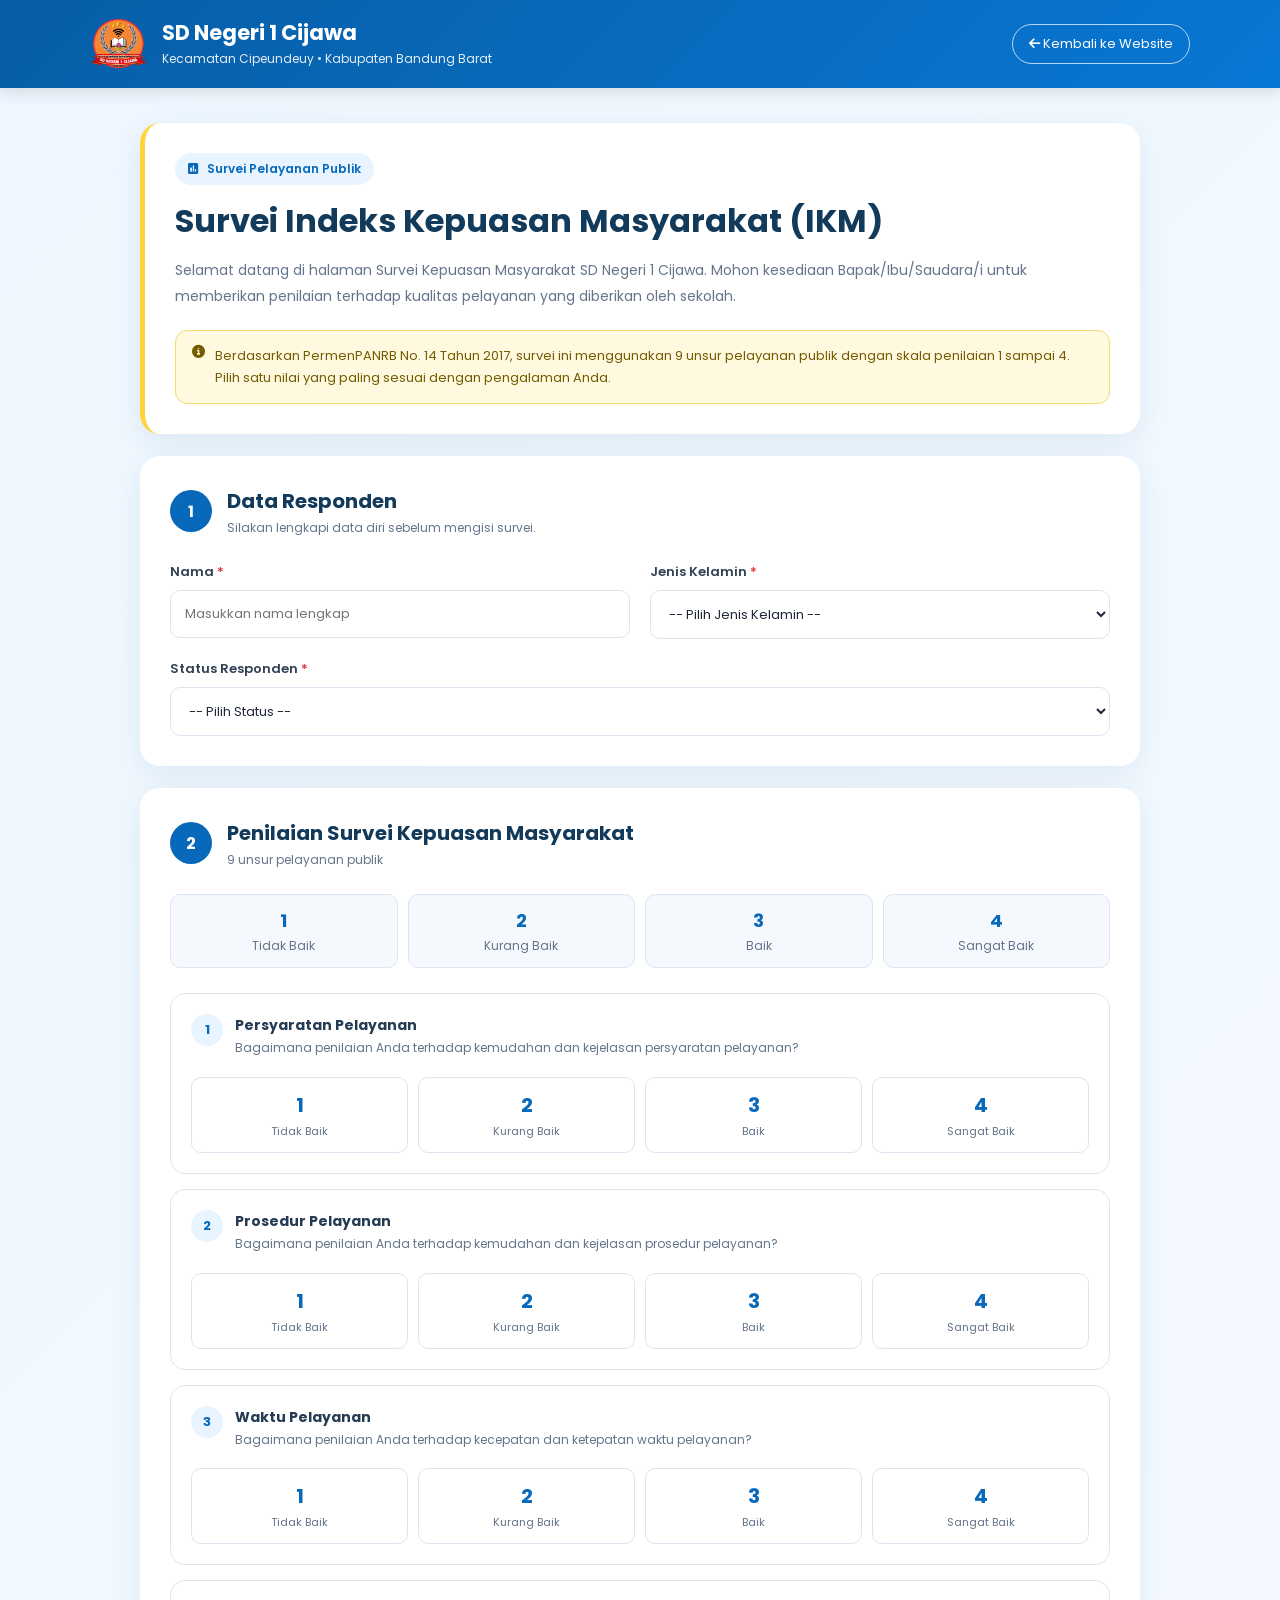
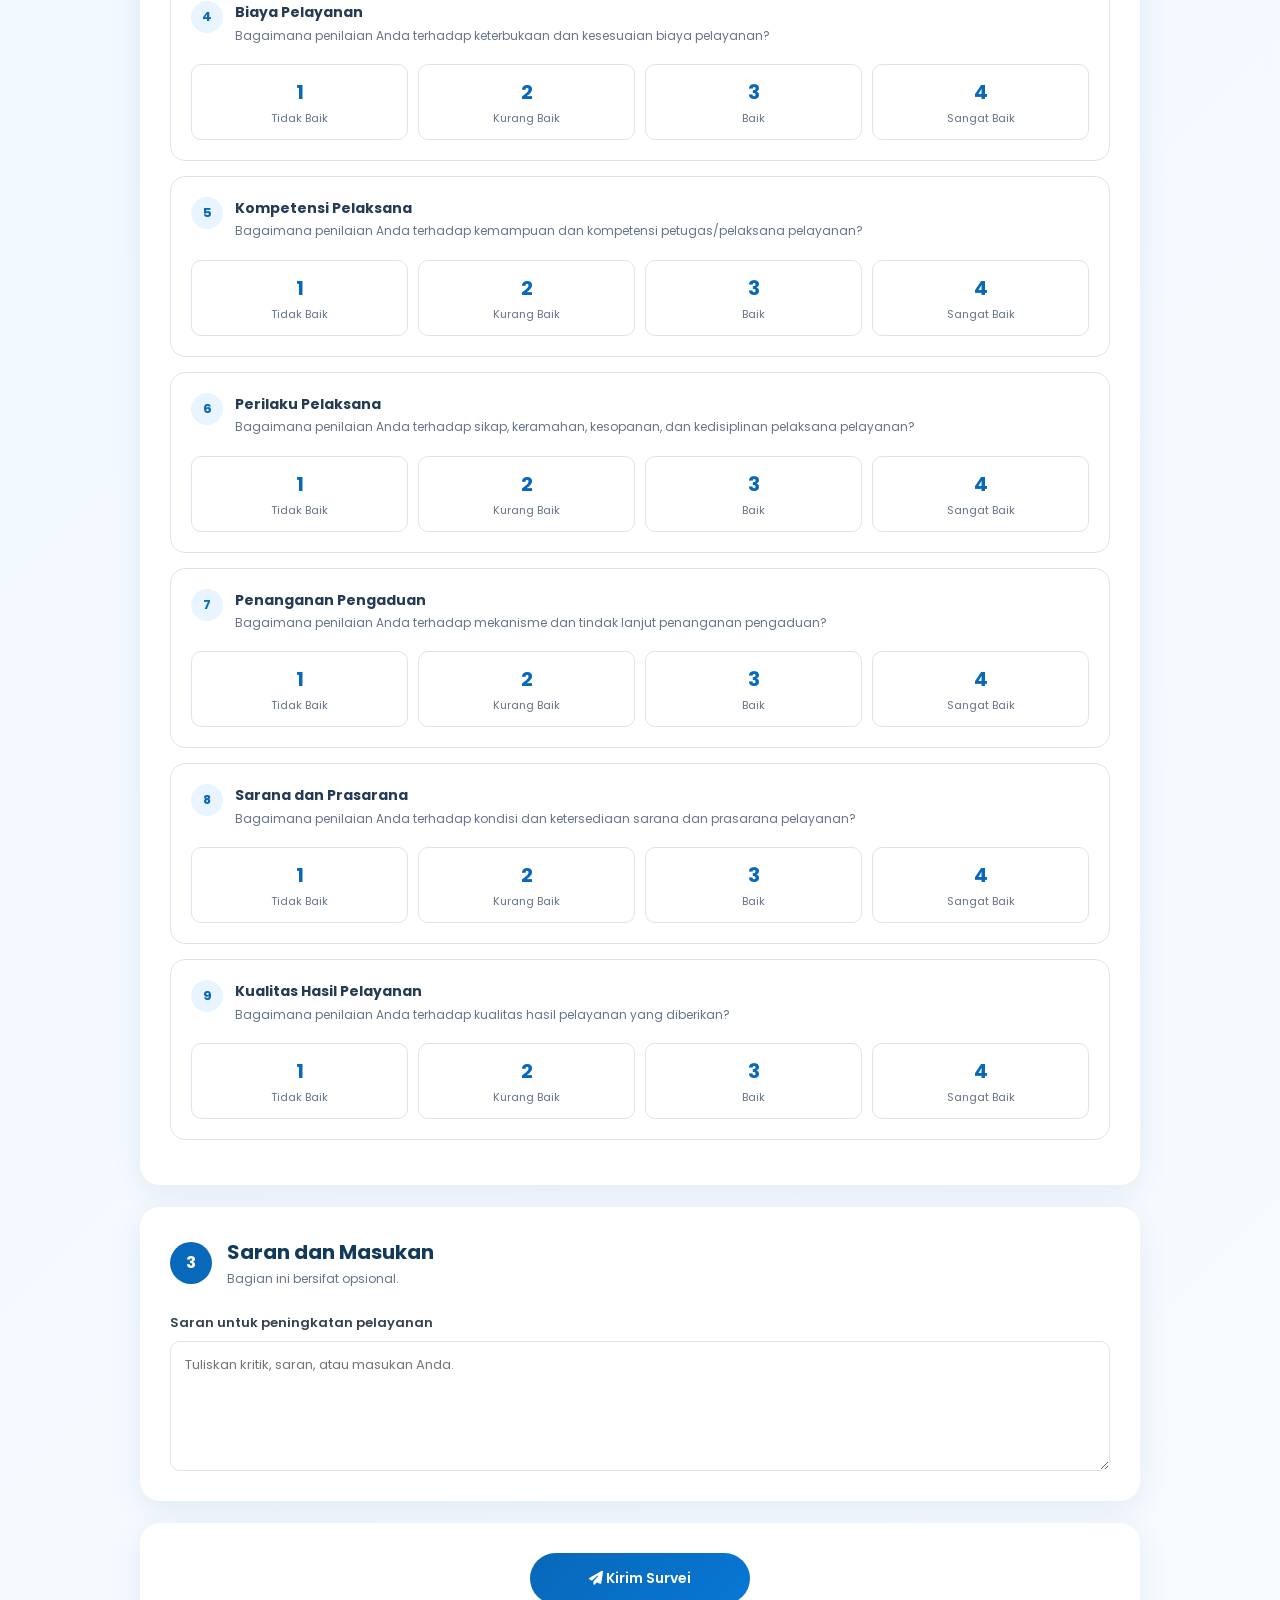
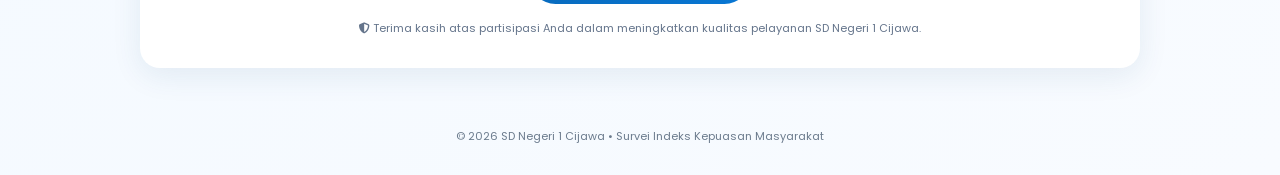
<file: survei.html>
<!DOCTYPE html>
<html lang="id">
<head>
    <meta charset="UTF-8">
    <meta name="viewport" content="width=device-width, initial-scale=1.0">

    <title>Survei IKM - SD Negeri 1 Cijawa</title>

    <link rel="preconnect" href="https://fonts.googleapis.com">

    <link
        href="https://fonts.googleapis.com/css2?family=Poppins:wght@300;400;500;600;700;800&display=swap"
        rel="stylesheet"
    >

    <link
        rel="stylesheet"
        href="https://cdnjs.cloudflare.com/ajax/libs/font-awesome/6.6.0/css/all.min.css"
    >

    <style>

        * {
            margin: 0;
            padding: 0;
            box-sizing: border-box;
        }

        :root {
            --primary: #0868b9;
            --primary-dark: #07569a;
            --secondary: #ffd43b;
            --light: #f4f8fc;
            --text: #1f2937;
            --muted: #64748b;
            --border: #dbe5ef;
            --success: #198754;
            --danger: #dc3545;
        }

        html {
            scroll-behavior: smooth;
        }

        body {
            font-family: 'Poppins', sans-serif;
            background: linear-gradient(
                135deg,
                #eef7ff,
                #f8fbff
            );
            color: var(--text);
            min-height: 100vh;
        }

        /* =========================
           HEADER
        ========================= */

        .header {
            background: linear-gradient(
                135deg,
                #075da5,
                #0877d4
            );
            color: white;
            padding: 15px 20px;
            box-shadow:
                0 4px 15px
                rgba(0, 0, 0, .12);
        }

        .header-inner {
            max-width: 1100px;
            margin: auto;

            display: flex;
            align-items: center;
            justify-content: space-between;

            gap: 20px;
        }

        .brand {
            display: flex;
            align-items: center;
            gap: 14px;
        }

        .brand img {
            width: 58px;
            height: 58px;
            object-fit: contain;
        }

        .brand h1 {
            font-size: 21px;
            line-height: 1.2;
            margin-bottom: 4px;
        }

        .brand p {
            font-size: 12px;
            opacity: .9;
        }

        .back-link {
            color: white;
            text-decoration: none;

            border: 1px solid
                rgba(255,255,255,.7);

            padding: 9px 16px;
            border-radius: 30px;

            font-size: 13px;

            transition: .3s;

            white-space: nowrap;
        }

        .back-link:hover {
            background: white;
            color: var(--primary);
        }


        /* =========================
           CONTAINER
        ========================= */

        .container {
            width: min(
                100% - 30px,
                1000px
            );

            margin:
                35px auto
                60px;
        }


        /* =========================
           INTRO
        ========================= */

        .intro {
            background: white;

            border-radius: 20px;

            padding: 30px;

            box-shadow:
                0 8px 30px
                rgba(24, 77, 120, .09);

            margin-bottom: 22px;

            border-left:
                5px solid
                var(--secondary);
        }

        .intro-badge {
            display: inline-flex;

            align-items: center;

            gap: 8px;

            background:
                #e8f4ff;

            color:
                var(--primary);

            padding:
                7px 13px;

            border-radius:
                30px;

            font-size:
                12px;

            font-weight:
                600;

            margin-bottom:
                15px;
        }

        .intro h2 {
            font-size:
                32px;

            line-height:
                1.3;

            margin-bottom:
                15px;

            color:
                #123a5b;
        }

        .intro p {
            font-size:
                14px;

            line-height:
                1.9;

            color:
                var(--muted);
        }

        .notice {
            display:
                flex;

            align-items:
                flex-start;

            gap:
                10px;

            background:
                #fff9df;

            border:
                1px solid
                #f4dc74;

            color:
                #735b00;

            padding:
                14px 16px;

            border-radius:
                12px;

            margin-top:
                20px;

            font-size:
                13px;

            line-height:
                1.7;
        }


        /* =========================
           CARD
        ========================= */

        .card {
            background:
                white;

            border-radius:
                20px;

            padding:
                30px;

            margin-bottom:
                22px;

            box-shadow:
                0 8px 30px
                rgba(24, 77, 120, .09);
        }

        .section-title {
            display:
                flex;

            align-items:
                center;

            gap:
                15px;

            margin-bottom:
                25px;
        }

        .section-number {
            width:
                42px;

            height:
                42px;

            border-radius:
                50%;

            display:
                flex;

            align-items:
                center;

            justify-content:
                center;

            background:
                var(--primary);

            color:
                white;

            font-weight:
                700;
        }

        .section-title h3 {
            font-size:
                20px;

            color:
                #123a5b;
        }

        .section-title p {
            color:
                var(--muted);

            font-size:
                12px;

            margin-top:
                3px;
        }


        /* =========================
           RESPONDENT
        ========================= */

        .form-grid {
            display:
                grid;

            grid-template-columns:
                repeat(2, 1fr);

            gap:
                20px;
        }

        .form-group {
            display:
                flex;

            flex-direction:
                column;

            gap:
                8px;
        }

        .form-group.full {
            grid-column:
                1 / -1;
        }

        .form-group label {
            font-size:
                13px;

            font-weight:
                600;

            color:
                #334155;
        }

        .required {
            color:
                var(--danger);
        }

        input[type="text"],
        select,
        textarea {
            width:
                100%;

            border:
                1px solid
                var(--border);

            border-radius:
                10px;

            padding:
                13px 14px;

            font-family:
                inherit;

            font-size:
                13px;

            color:
                var(--text);

            background:
                white;

            outline:
                none;

            transition:
                .25s;
        }

        input[type="text"]:focus,
        select:focus,
        textarea:focus {
            border-color:
                var(--primary);

            box-shadow:
                0 0 0 3px
                rgba(8,104,185,.1);
        }

        textarea {
            min-height:
                130px;

            resize:
                vertical;
        }


        /* =========================
           SURVEY HEADER
        ========================= */

        .survey-header {
            background:
                #f7fbff;

            border:
                1px solid
                #dceeff;

            padding:
                15px;

            border-radius:
                12px;

            color:
                #526579;

            font-size:
                13px;

            line-height:
                1.7;

            margin-bottom:
                20px;
        }

        .scale-info {
            display:
                grid;

            grid-template-columns:
                repeat(4, 1fr);

            gap:
                10px;

            margin-bottom:
                25px;
        }

        .scale-item {
            text-align:
                center;

            padding:
                12px 8px;

            border-radius:
                10px;

            background:
                #f5f9fd;

            border:
                1px solid
                var(--border);

            font-size:
                12px;

            color:
                #64748b;
        }

        .scale-item strong {
            display:
                block;

            font-size:
                18px;

            color:
                var(--primary);

            margin-bottom:
                3px;
        }


        /* =========================
           QUESTION
        ========================= */

        .question {
            border:
                1px solid
                var(--border);

            border-radius:
                15px;

            padding:
                20px;

            margin-bottom:
                15px;

            transition:
                .25s;
        }

        .question:hover {
            border-color:
                #a9d3f5;
        }

        .question.has-error {
            border-color:
                var(--danger);

            background:
                #fff8f8;
        }

        .question-title {
            display:
                flex;

            align-items:
                flex-start;

            gap:
                12px;

            margin-bottom:
                18px;
        }

        .question-number {
            flex:
                0 0 32px;

            width:
                32px;

            height:
                32px;

            border-radius:
                50%;

            display:
                flex;

            align-items:
                center;

            justify-content:
                center;

            background:
                #e8f4ff;

            color:
                var(--primary);

            font-size:
                13px;

            font-weight:
                700;
        }

        .question-title h4 {
            color:
                #243b53;

            font-size:
                14px;

            line-height:
                1.6;
        }

        .question-title small {
            color:
                var(--muted);

            font-weight:
                400;

            font-size:
                12px;
        }

        .rating-options {
            display:
                grid;

            grid-template-columns:
                repeat(4, 1fr);

            gap:
                10px;
        }

        .rating-options input {
            display:
                none;
        }

        .rating-options label {
            cursor:
                pointer;

            text-align:
                center;

            padding:
                12px 8px;

            border:
                1px solid
                var(--border);

            border-radius:
                10px;

            font-size:
                11px;

            color:
                #64748b;

            transition:
                .25s;
        }

        .rating-options label strong {
            display:
                block;

            font-size:
                20px;

            color:
                var(--primary);

            margin-bottom:
                3px;
        }

        .rating-options label:hover {
            border-color:
                var(--primary);

            background:
                #f3f9ff;
        }

        .rating-options input:checked + label {
            background:
                var(--primary);

            border-color:
                var(--primary);

            color:
                white;

            box-shadow:
                0 5px 15px
                rgba(8,104,185,.2);
        }

        .rating-options input:checked + label strong {
            color:
                white;
        }

        .error-message {
            display:
                none;

            color:
                var(--danger);

            font-size:
                11px;

            margin-top:
                8px;
        }

        .question.has-error
        .error-message {
            display:
                block;
        }


        /* =========================
           SUBMIT
        ========================= */

        .submit-area {
            text-align:
                center;
        }

        .submit-btn {
            border:
                none;

            background:
                linear-gradient(
                    135deg,
                    #0868b9,
                    #0877d4
                );

            color:
                white;

            padding:
                15px 35px;

            border-radius:
                30px;

            font-family:
                inherit;

            font-size:
                14px;

            font-weight:
                600;

            cursor:
                pointer;

            transition:
                .25s;

            min-width:
                220px;
        }

        .submit-btn:hover {
            transform:
                translateY(-2px);

            box-shadow:
                0 8px 20px
                rgba(8,104,185,.25);
        }

        .submit-btn:disabled {
            opacity:
                .7;

            cursor:
                not-allowed;

            transform:
                none;
        }

        .privacy {
            color:
                #64748b;

            font-size:
                11px;

            margin-top:
                15px;

            line-height:
                1.7;
        }


        /* =========================
           FOOTER
        ========================= */

        .footer {
            text-align:
                center;

            color:
                #6b7b8d;

            font-size:
                11px;

            padding:
                0 15px 30px;
        }


        /* =========================
           MODAL
        ========================= */

        .success-modal {
            position:
                fixed;

            inset:
                0;

            background:
                rgba(5, 32, 58, .65);

            display:
                none;

            align-items:
                center;

            justify-content:
                center;

            padding:
                20px;

            z-index:
                9999;
        }

        .success-modal.show {
            display:
                flex;
        }

        .success-box {
            width:
                min(100%, 500px);

            background:
                white;

            border-radius:
                22px;

            padding:
                35px;

            text-align:
                center;

            box-shadow:
                0 20px 60px
                rgba(0,0,0,.25);

            animation:
                modalIn .3s ease;
        }

        @keyframes modalIn {

            from {
                opacity:
                    0;

                transform:
                    translateY(20px)
                    scale(.96);
            }

            to {
                opacity:
                    1;

                transform:
                    translateY(0)
                    scale(1);
            }

        }

        .success-icon {
            width:
                70px;

            height:
                70px;

            margin:
                0 auto 15px;

            border-radius:
                50%;

            display:
                flex;

            align-items:
                center;

            justify-content:
                center;

            background:
                #dff7e8;

            color:
                var(--success);

            font-size:
                30px;
        }

        .success-box h2 {
            color:
                #123a5b;

            margin-bottom:
                10px;
        }

        .success-box p {
            color:
                var(--muted);

            font-size:
                13px;

            line-height:
                1.7;
        }

        .result-score {
            background:
                #f5f9fd;

            border:
                1px solid
                var(--border);

            padding:
                18px;

            border-radius:
                12px;

            margin:
                20px 0;

            color:
                var(--muted);

            font-size:
                12px;
        }

        .result-score strong {
            display:
                block;

            font-size:
                30px;

            color:
                var(--primary);

            margin:
                5px 0;
        }

        .result-score span {
            display:
                block;

            color:
                var(--success);

            font-weight:
                700;

            font-size:
                13px;
        }

        .modal-actions {
            display:
                flex;

            justify-content:
                center;

            gap:
                10px;

            flex-wrap:
                wrap;
        }

        .modal-btn {
            padding:
                11px 20px;

            border-radius:
                25px;

            font-family:
                inherit;

            font-size:
                12px;

            font-weight:
                600;

            cursor:
                pointer;

            text-decoration:
                none;
        }

        .modal-btn.primary {
            background:
                var(--primary);

            color:
                white;
        }

        .modal-btn.secondary {
            background:
                white;

            color:
                var(--primary);

            border:
                1px solid
                var(--primary);
        }


        /* =========================
           RESPONSIVE
        ========================= */

        @media (max-width: 700px) {

            .header-inner {
                align-items:
                    flex-start;
            }

            .back-link {
                font-size:
                    11px;

                padding:
                    8px 11px;
            }

            .brand h1 {
                font-size:
                    16px;
            }

            .brand p {
                font-size:
                    10px;
            }

            .brand img {
                width:
                    45px;

                height:
                    45px;
            }

            .container {
                width:
                    min(
                        100% - 20px,
                        1000px
                    );

                margin-top:
                    20px;
            }

            .intro,
            .card {
                padding:
                    20px;

                border-radius:
                    15px;
            }

            .intro h2 {
                font-size:
                    22px;
            }

            .form-grid {
                grid-template-columns:
                    1fr;
            }

            .form-group.full {
                grid-column:
                    auto;
            }

            .scale-info {
                grid-template-columns:
                    repeat(2, 1fr);
            }

            .rating-options {
                grid-template-columns:
                    repeat(2, 1fr);
            }

            .question-title {
                align-items:
                    flex-start;
            }

        }

    </style>
</head>


<body>


<!-- =========================
     HEADER
========================= -->

<header class="header">

    <div class="header-inner">

        <div class="brand">

            <img
                src="assets/logo-sd.png"
                alt="Logo SD Negeri 1 Cijawa"
            >

            <div>

                <h1>
                    SD Negeri 1 Cijawa
                </h1>

                <p>
                    Kecamatan Cipeundeuy •
                    Kabupaten Bandung Barat
                </p>

            </div>

        </div>


        <a
            href="index.html#ikm"
            class="back-link"
        >

            <i class="fa-solid fa-arrow-left"></i>

            Kembali ke Website

        </a>

    </div>

</header>



<main class="container">


<!-- =========================
     INTRO
========================= -->

<section class="intro">

    <span class="intro-badge">

        <i class="fa-solid fa-square-poll-vertical"></i>

        Survei Pelayanan Publik

    </span>


    <h2>
        Survei Indeks Kepuasan Masyarakat (IKM)
    </h2>


    <p>

        Selamat datang di halaman Survei Kepuasan
        Masyarakat SD Negeri 1 Cijawa.
        Mohon kesediaan Bapak/Ibu/Saudara/i
        untuk memberikan penilaian terhadap
        kualitas pelayanan yang diberikan oleh sekolah.

    </p>


    <div class="notice">

        <i class="fa-solid fa-circle-info"></i>

        <span>

            Berdasarkan PermenPANRB No. 14 Tahun 2017,
            survei ini menggunakan 9 unsur pelayanan publik
            dengan skala penilaian 1 sampai 4.
            Pilih satu nilai yang paling sesuai
            dengan pengalaman Anda.

        </span>

    </div>

</section>



<form id="surveyForm">


<!-- =========================
     DATA RESPONDEN
========================= -->

<section class="card">


    <div class="section-title">

        <div class="section-number">
            1
        </div>

        <div>

            <h3>
                Data Responden
            </h3>

            <p>
                Silakan lengkapi data diri
                sebelum mengisi survei.
            </p>

        </div>

    </div>


    <div class="form-grid">


        <div class="form-group">

            <label for="nama">

                Nama
                <span class="required">*</span>

            </label>

            <input
                type="text"
                id="nama"
                name="nama"
                placeholder="Masukkan nama lengkap"
                required
            >

        </div>



        <div class="form-group">

            <label for="jenisKelamin">

                Jenis Kelamin
                <span class="required">*</span>

            </label>

            <select
                id="jenisKelamin"
                name="jenisKelamin"
                required
            >

                <option value="">
                    -- Pilih Jenis Kelamin --
                </option>

                <option value="Laki-laki">
                    Laki-laki
                </option>

                <option value="Perempuan">
                    Perempuan
                </option>

            </select>

        </div>



        <div class="form-group full">

            <label for="status">

                Status Responden
                <span class="required">*</span>

            </label>

            <select
                id="status"
                name="status"
                required
            >

                <option value="">
                    -- Pilih Status --
                </option>

                <option value="Guru">
                    Guru
                </option>

                <option value="Peserta Didik">
                    Peserta Didik
                </option>

                <option value="Orang Tua/Wali">
                    Orang Tua/Wali
                </option>

                <option value="Komite">
                    Komite
                </option>

                <option value="Masyarakat">
                    Masyarakat
                </option>

            </select>

        </div>


    </div>

</section>



<!-- =========================
     9 UNSUR IKM
========================= -->

<section class="card">


    <div class="section-title">

        <div class="section-number">
            2
        </div>

        <div>

            <h3>
                Penilaian Survei Kepuasan Masyarakat
            </h3>

            <p>
                9 unsur pelayanan publik
            </p>

        </div>

    </div>


    <div class="scale-info">

        <div class="scale-item">

            <strong>1</strong>

            Tidak Baik

        </div>


        <div class="scale-item">

            <strong>2</strong>

            Kurang Baik

        </div>


        <div class="scale-item">

            <strong>3</strong>

            Baik

        </div>


        <div class="scale-item">

            <strong>4</strong>

            Sangat Baik

        </div>

    </div>



    <div id="questions">


<!-- Q1 -->

<div class="question" data-question="1">

    <div class="question-title">

        <span class="question-number">
            1
        </span>

        <h4>

            Persyaratan Pelayanan

            <br>

            <small>
                Bagaimana penilaian Anda terhadap
                kemudahan dan kejelasan
                persyaratan pelayanan?
            </small>

        </h4>

    </div>


    <div class="rating-options">

        <input
            type="radio"
            id="q1_1"
            name="q1"
            value="1"
        >

        <label for="q1_1">
            <strong>1</strong>
            Tidak Baik
        </label>


        <input
            type="radio"
            id="q1_2"
            name="q1"
            value="2"
        >

        <label for="q1_2">
            <strong>2</strong>
            Kurang Baik
        </label>


        <input
            type="radio"
            id="q1_3"
            name="q1"
            value="3"
        >

        <label for="q1_3">
            <strong>3</strong>
            Baik
        </label>


        <input
            type="radio"
            id="q1_4"
            name="q1"
            value="4"
        >

        <label for="q1_4">
            <strong>4</strong>
            Sangat Baik
        </label>

    </div>


    <div class="error-message">
        Silakan pilih nilai untuk pertanyaan ini.
    </div>

</div>



<!-- Q2 -->

<div class="question" data-question="2">

    <div class="question-title">

        <span class="question-number">
            2
        </span>

        <h4>

            Prosedur Pelayanan

            <br>

            <small>
                Bagaimana penilaian Anda terhadap
                kemudahan dan kejelasan
                prosedur pelayanan?
            </small>

        </h4>

    </div>


    <div class="rating-options">

        <input
            type="radio"
            id="q2_1"
            name="q2"
            value="1"
        >

        <label for="q2_1">
            <strong>1</strong>
            Tidak Baik
        </label>


        <input
            type="radio"
            id="q2_2"
            name="q2"
            value="2"
        >

        <label for="q2_2">
            <strong>2</strong>
            Kurang Baik
        </label>


        <input
            type="radio"
            id="q2_3"
            name="q2"
            value="3"
        >

        <label for="q2_3">
            <strong>3</strong>
            Baik
        </label>


        <input
            type="radio"
            id="q2_4"
            name="q2"
            value="4"
        >

        <label for="q2_4">
            <strong>4</strong>
            Sangat Baik
        </label>

    </div>


    <div class="error-message">
        Silakan pilih nilai untuk pertanyaan ini.
    </div>

</div>



<!-- Q3 -->

<div class="question" data-question="3">

    <div class="question-title">

        <span class="question-number">
            3
        </span>

        <h4>

            Waktu Pelayanan

            <br>

            <small>
                Bagaimana penilaian Anda terhadap
                kecepatan dan ketepatan
                waktu pelayanan?
            </small>

        </h4>

    </div>


    <div class="rating-options">

        <input
            type="radio"
            id="q3_1"
            name="q3"
            value="1"
        >

        <label for="q3_1">
            <strong>1</strong>
            Tidak Baik
        </label>


        <input
            type="radio"
            id="q3_2"
            name="q3"
            value="2"
        >

        <label for="q3_2">
            <strong>2</strong>
            Kurang Baik
        </label>


        <input
            type="radio"
            id="q3_3"
            name="q3"
            value="3"
        >

        <label for="q3_3">
            <strong>3</strong>
            Baik
        </label>


        <input
            type="radio"
            id="q3_4"
            name="q3"
            value="4"
        >

        <label for="q3_4">
            <strong>4</strong>
            Sangat Baik
        </label>

    </div>


    <div class="error-message">
        Silakan pilih nilai untuk pertanyaan ini.
    </div>

</div>



<!-- Q4 -->

<div class="question" data-question="4">

    <div class="question-title">

        <span class="question-number">
            4
        </span>

        <h4>

            Biaya Pelayanan

            <br>

            <small>
                Bagaimana penilaian Anda terhadap
                keterbukaan dan kesesuaian
                biaya pelayanan?
            </small>

        </h4>

    </div>


    <div class="rating-options">

        <input
            type="radio"
            id="q4_1"
            name="q4"
            value="1"
        >

        <label for="q4_1">
            <strong>1</strong>
            Tidak Baik
        </label>


        <input
            type="radio"
            id="q4_2"
            name="q4"
            value="2"
        >

        <label for="q4_2">
            <strong>2</strong>
            Kurang Baik
        </label>


        <input
            type="radio"
            id="q4_3"
            name="q4"
            value="3"
        >

        <label for="q4_3">
            <strong>3</strong>
            Baik
        </label>


        <input
            type="radio"
            id="q4_4"
            name="q4"
            value="4"
        >

        <label for="q4_4">
            <strong>4</strong>
            Sangat Baik
        </label>

    </div>


    <div class="error-message">
        Silakan pilih nilai untuk pertanyaan ini.
    </div>

</div>



<!-- Q5 -->

<div class="question" data-question="5">

    <div class="question-title">

        <span class="question-number">
            5
        </span>

        <h4>

            Kompetensi Pelaksana

            <br>

            <small>
                Bagaimana penilaian Anda terhadap
                kemampuan dan kompetensi
                petugas/pelaksana pelayanan?
            </small>

        </h4>

    </div>


    <div class="rating-options">

        <input
            type="radio"
            id="q5_1"
            name="q5"
            value="1"
        >

        <label for="q5_1">
            <strong>1</strong>
            Tidak Baik
        </label>


        <input
            type="radio"
            id="q5_2"
            name="q5"
            value="2"
        >

        <label for="q5_2">
            <strong>2</strong>
            Kurang Baik
        </label>


        <input
            type="radio"
            id="q5_3"
            name="q5"
            value="3"
        >

        <label for="q5_3">
            <strong>3</strong>
            Baik
        </label>


        <input
            type="radio"
            id="q5_4"
            name="q5"
            value="4"
        >

        <label for="q5_4">
            <strong>4</strong>
            Sangat Baik
        </label>

    </div>


    <div class="error-message">
        Silakan pilih nilai untuk pertanyaan ini.
    </div>

</div>



<!-- Q6 -->

<div class="question" data-question="6">

    <div class="question-title">

        <span class="question-number">
            6
        </span>

        <h4>

            Perilaku Pelaksana

            <br>

            <small>
                Bagaimana penilaian Anda terhadap
                sikap, keramahan, kesopanan,
                dan kedisiplinan pelaksana pelayanan?
            </small>

        </h4>

    </div>


    <div class="rating-options">

        <input
            type="radio"
            id="q6_1"
            name="q6"
            value="1"
        >

        <label for="q6_1">
            <strong>1</strong>
            Tidak Baik
        </label>


        <input
            type="radio"
            id="q6_2"
            name="q6"
            value="2"
        >

        <label for="q6_2">
            <strong>2</strong>
            Kurang Baik
        </label>


        <input
            type="radio"
            id="q6_3"
            name="q6"
            value="3"
        >

        <label for="q6_3">
            <strong>3</strong>
            Baik
        </label>


        <input
            type="radio"
            id="q6_4"
            name="q6"
            value="4"
        >

        <label for="q6_4">
            <strong>4</strong>
            Sangat Baik
        </label>

    </div>


    <div class="error-message">
        Silakan pilih nilai untuk pertanyaan ini.
    </div>

</div>



<!-- Q7 -->

<div class="question" data-question="7">

    <div class="question-title">

        <span class="question-number">
            7
        </span>

        <h4>

            Penanganan Pengaduan

            <br>

            <small>
                Bagaimana penilaian Anda terhadap
                mekanisme dan tindak lanjut
                penanganan pengaduan?
            </small>

        </h4>

    </div>


    <div class="rating-options">

        <input
            type="radio"
            id="q7_1"
            name="q7"
            value="1"
        >

        <label for="q7_1">
            <strong>1</strong>
            Tidak Baik
        </label>


        <input
            type="radio"
            id="q7_2"
            name="q7"
            value="2"
        >

        <label for="q7_2">
            <strong>2</strong>
            Kurang Baik
        </label>


        <input
            type="radio"
            id="q7_3"
            name="q7"
            value="3"
        >

        <label for="q7_3">
            <strong>3</strong>
            Baik
        </label>


        <input
            type="radio"
            id="q7_4"
            name="q7"
            value="4"
        >

        <label for="q7_4">
            <strong>4</strong>
            Sangat Baik
        </label>

    </div>


    <div class="error-message">
        Silakan pilih nilai untuk pertanyaan ini.
    </div>

</div>



<!-- Q8 -->

<div class="question" data-question="8">

    <div class="question-title">

        <span class="question-number">
            8
        </span>

        <h4>

            Sarana dan Prasarana

            <br>

            <small>
                Bagaimana penilaian Anda terhadap
                kondisi dan ketersediaan sarana
                dan prasarana pelayanan?
            </small>

        </h4>

    </div>


    <div class="rating-options">

        <input
            type="radio"
            id="q8_1"
            name="q8"
            value="1"
        >

        <label for="q8_1">
            <strong>1</strong>
            Tidak Baik
        </label>


        <input
            type="radio"
            id="q8_2"
            name="q8"
            value="2"
        >

        <label for="q8_2">
            <strong>2</strong>
            Kurang Baik
        </label>


        <input
            type="radio"
            id="q8_3"
            name="q8"
            value="3"
        >

        <label for="q8_3">
            <strong>3</strong>
            Baik
        </label>


        <input
            type="radio"
            id="q8_4"
            name="q8"
            value="4"
        >

        <label for="q8_4">
            <strong>4</strong>
            Sangat Baik
        </label>

    </div>


    <div class="error-message">
        Silakan pilih nilai untuk pertanyaan ini.
    </div>

</div>



<!-- Q9 -->

<div class="question" data-question="9">

    <div class="question-title">

        <span class="question-number">
            9
        </span>

        <h4>

            Kualitas Hasil Pelayanan

            <br>

            <small>
                Bagaimana penilaian Anda terhadap
                kualitas hasil pelayanan yang diberikan?
            </small>

        </h4>

    </div>


    <div class="rating-options">

        <input
            type="radio"
            id="q9_1"
            name="q9"
            value="1"
        >

        <label for="q9_1">
            <strong>1</strong>
            Tidak Baik
        </label>


        <input
            type="radio"
            id="q9_2"
            name="q9"
            value="2"
        >

        <label for="q9_2">
            <strong>2</strong>
            Kurang Baik
        </label>


        <input
            type="radio"
            id="q9_3"
            name="q9"
            value="3"
        >

        <label for="q9_3">
            <strong>3</strong>
            Baik
        </label>


        <input
            type="radio"
            id="q9_4"
            name="q9"
            value="4"
        >

        <label for="q9_4">
            <strong>4</strong>
            Sangat Baik
        </label>

    </div>


    <div class="error-message">
        Silakan pilih nilai untuk pertanyaan ini.
    </div>

</div>


    </div>

</section>



<!-- =========================
     SARAN
========================= -->

<section class="card">


    <div class="section-title">

        <div class="section-number">
            3
        </div>

        <div>

            <h3>
                Saran dan Masukan
            </h3>

            <p>
                Bagian ini bersifat opsional.
            </p>

        </div>

    </div>


    <div class="form-group">

        <label for="saran">

            Saran untuk peningkatan pelayanan

        </label>


        <textarea
            id="saran"
            name="saran"
            placeholder="Tuliskan kritik, saran, atau masukan Anda."
        ></textarea>

    </div>

</section>



<!-- =========================
     SUBMIT
========================= -->

<section class="card submit-area">


    <button
        type="submit"
        class="submit-btn"
        id="submitButton"
    >

        <i class="fa-solid fa-paper-plane"></i>

        Kirim Survei

    </button>


    <p class="privacy">

        <i class="fa-solid fa-shield-halved"></i>

        Terima kasih atas partisipasi Anda
        dalam meningkatkan kualitas pelayanan
        SD Negeri 1 Cijawa.

    </p>

</section>


</form>


</main>



<footer class="footer">

    © 2026 SD Negeri 1 Cijawa •
    Survei Indeks Kepuasan Masyarakat

</footer>



<!-- =========================
     MODAL SUKSES
========================= -->

<div
    class="success-modal"
    id="successModal"
>

    <div class="success-box">


        <div class="success-icon">

            <i class="fa-solid fa-check"></i>

        </div>


        <h2>
            Survei Berhasil Dikirim!
        </h2>


        <p>

            Terima kasih telah berpartisipasi
            dalam Survei Indeks Kepuasan Masyarakat
            SD Negeri 1 Cijawa.

        </p>


        <div class="result-score">

            Nilai rata-rata penilaian Anda


            <strong id="resultAverage">
                0.00 / 4.00
            </strong>


            <span id="resultCategory">
                -
            </span>

        </div>


        <div class="modal-actions">


            <a
                href="index.html#ikm"
                class="modal-btn primary"
            >

                Kembali ke Website

            </a>


            <button
                type="button"
                class="modal-btn secondary"
                id="closeModal"
            >

                Tutup

            </button>


        </div>


    </div>

</div>



<script>

/* =========================================
   URL GOOGLE APPS SCRIPT
========================================= */

const API_URL =
    'https://script.google.com/macros/s/AKfycbxOkXkPSuRIR2i8s-IuoXc2_cmmsNVuv0jMymtoRCXPKQ3yNXTdm6M3-awRSnxqEbo/exec';



/* =========================================
   ELEMENT
========================================= */

const surveyForm =
    document.getElementById(
        'surveyForm'
    );


const successModal =
    document.getElementById(
        'successModal'
    );


const closeModal =
    document.getElementById(
        'closeModal'
    );


const submitButton =
    document.getElementById(
        'submitButton'
    );



/* =========================================
   KATEGORI NILAI INDIVIDU
========================================= */

function getCategory(
    average
) {

    if (
        average >= 3.26
    ) {

        return 'Sangat Baik';

    }

    if (
        average >= 2.51
    ) {

        return 'Baik';

    }

    if (
        average >= 1.76
    ) {

        return 'Kurang Baik';

    }

    return 'Tidak Baik';

}



/* =========================================
   SUBMIT FORM
========================================= */

surveyForm.addEventListener(
    'submit',
    async function(event) {

        event.preventDefault();


        /* =========================
           VALIDASI
        ========================= */

        let complete =
            true;


        let firstError =
            null;


        for (
            let i = 1;
            i <= 9;
            i++
        ) {


            const question =
                document.querySelector(
                    `.question[data-question="${i}"]`
                );


            const selected =
                document.querySelector(
                    `input[name="q${i}"]:checked`
                );


            question.classList.remove(
                'has-error'
            );


            if (
                !selected
            ) {


                complete =
                    false;


                question.classList.add(
                    'has-error'
                );


                if (
                    !firstError
                ) {

                    firstError =
                        question;

                }

            }

        }


        if (
            !complete
        ) {


            firstError.scrollIntoView({

                behavior:
                    'smooth',

                block:
                    'center'

            });


            return;

        }



        /* =========================
           AMBIL DATA RESPONDEN
        ========================= */

        const nama =
            document
            .getElementById(
                'nama'
            )
            .value
            .trim();


        const jenisKelamin =
            document
            .getElementById(
                'jenisKelamin'
            )
            .value;


        const status =
            document
            .getElementById(
                'status'
            )
            .value;


        const saran =
            document
            .getElementById(
                'saran'
            )
            .value
            .trim();



        /* =========================
           DATA YANG DIKIRIM
        ========================= */

        const data = {

            nama:
                nama,

            jenisKelamin:
                jenisKelamin,

            status:
                status,

            q1:
                Number(
                    document.querySelector(
                        'input[name="q1"]:checked'
                    ).value
                ),

            q2:
                Number(
                    document.querySelector(
                        'input[name="q2"]:checked'
                    ).value
                ),

            q3:
                Number(
                    document.querySelector(
                        'input[name="q3"]:checked'
                    ).value
                ),

            q4:
                Number(
                    document.querySelector(
                        'input[name="q4"]:checked'
                    ).value
                ),

            q5:
                Number(
                    document.querySelector(
                        'input[name="q5"]:checked'
                    ).value
                ),

            q6:
                Number(
                    document.querySelector(
                        'input[name="q6"]:checked'
                    ).value
                ),

            q7:
                Number(
                    document.querySelector(
                        'input[name="q7"]:checked'
                    ).value
                ),

            q8:
                Number(
                    document.querySelector(
                        'input[name="q8"]:checked'
                    ).value
                ),

            q9:
                Number(
                    document.querySelector(
                        'input[name="q9"]:checked'
                    ).value
                ),

            saran:
                saran

        };



        /* =========================
           HITUNG NILAI INDIVIDU
        ========================= */

        const total =

            data.q1 +
            data.q2 +
            data.q3 +
            data.q4 +
            data.q5 +
            data.q6 +
            data.q7 +
            data.q8 +
            data.q9;


        const average =
            total / 9;


        const category =
            getCategory(
                average
            );



        /* =========================
           LOADING
        ========================= */

        const originalButton =
            submitButton.innerHTML;


        submitButton.disabled =
            true;


        submitButton.innerHTML =

            '<i class="fa-solid fa-spinner fa-spin"></i> Mengirim Survei...';



        try {


            /* =========================
               KIRIM KE GOOGLE SHEETS
            ========================= */

            const response =
                await fetch(

                    API_URL,

                    {

                        method:
                            'POST',

                        body:
                            JSON.stringify(
                                data
                            )

                    }

                );



            const result =
                await response.json();



            /* =========================
               JIKA GAGAL
            ========================= */

            if (
                !result.success
            ) {

                throw new Error(

                    result.message ||

                    'Data survei gagal disimpan.'

                );

            }



            /* =========================
               TAMPILKAN HASIL INDIVIDU
            ========================= */

            document
                .getElementById(
                    'resultAverage'
                )
                .textContent =

                average.toFixed(2) +

                ' / 4.00';



            document
                .getElementById(
                    'resultCategory'
                )
                .textContent =

                category;



            /* =========================
               TAMPILKAN MODAL
            ========================= */

            successModal
                .classList
                .add(
                    'show'
                );


            window.scrollTo({

                top:
                    0,

                behavior:
                    'smooth'

            });



            /* =========================
               RESET FORM
            ========================= */

            surveyForm.reset();



        } catch (
            error
        ) {


            console.error(
                error
            );


            alert(

                'Survei gagal dikirim.\n\n' +

                error.message

            );


        } finally {


            submitButton.disabled =
                false;


            submitButton.innerHTML =
                originalButton;


        }

    }
);



/* =========================================
   TUTUP MODAL
========================================= */

closeModal.addEventListener(
    'click',
    function() {

        successModal
            .classList
            .remove(
                'show'
            );

    }
);



/* =========================================
   KLIK DI LUAR MODAL
========================================= */

successModal.addEventListener(
    'click',
    function(event) {

        if (
            event.target ===
            successModal
        ) {

            successModal
                .classList
                .remove(
                    'show'
                );

        }

    }
);



/* =========================================
   HAPUS ERROR SAAT MEMILIH JAWABAN
========================================= */

document
    .querySelectorAll(
        '.rating-options input'
    )
    .forEach(
        function(input) {

            input.addEventListener(
                'change',
                function() {


                    const question =
                        this.closest(
                            '.question'
                        );


                    if (
                        question
                    ) {

                        question
                            .classList
                            .remove(
                                'has-error'
                            );

                    }

                }
            );

        }
    );

</script>


</body>
</html>
</file>
